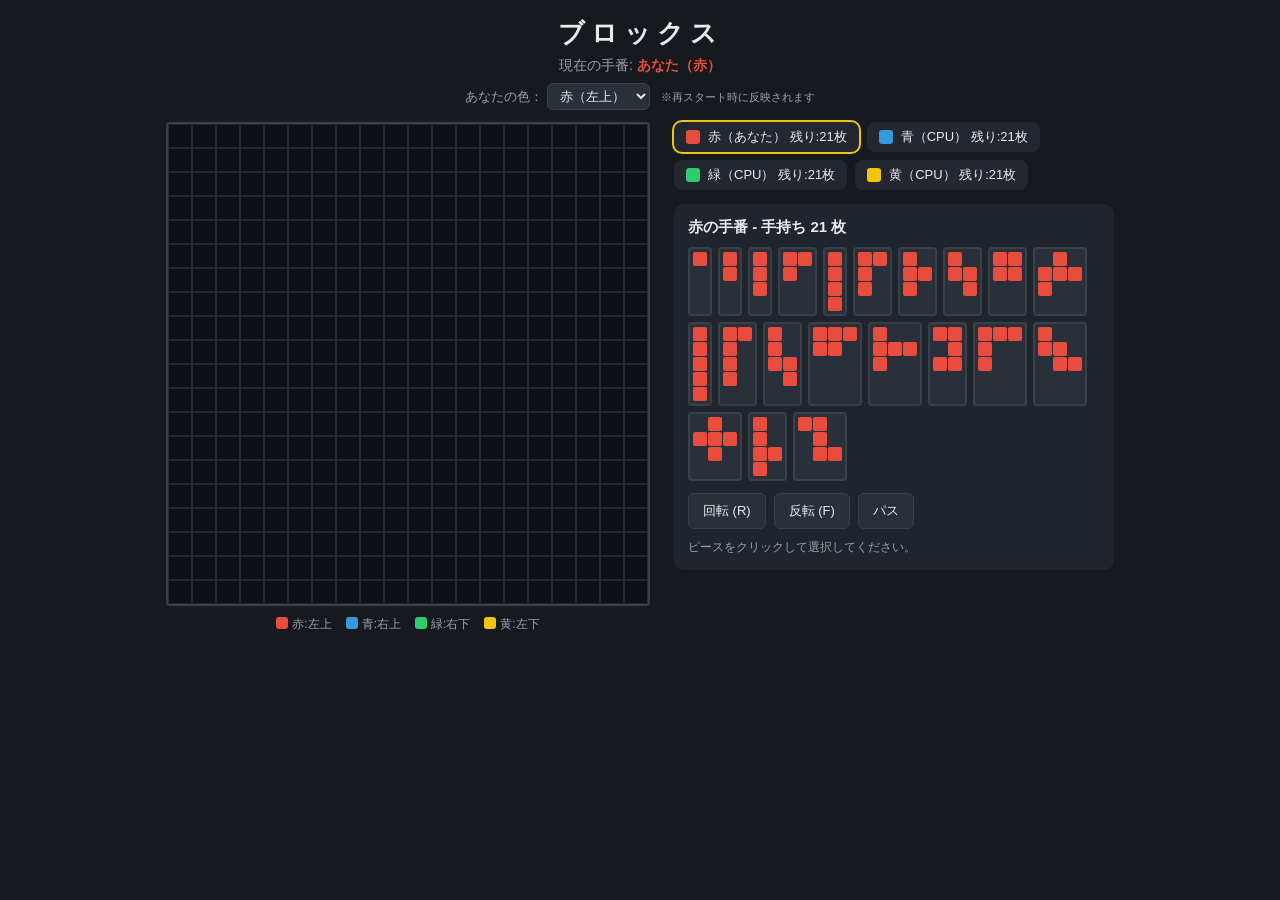
<file: index.html>
<!DOCTYPE html>
<html lang="ja">
<head>
<meta charset="UTF-8">
<meta name="viewport" content="width=device-width, initial-scale=1.0">
<title>ブロックス</title>
<link rel="stylesheet" href="style.css">
</head>
<body>
<header>
  <h1>ブロックス</h1>
  <div id="turnInfo"></div>
  <div id="settings">
    <label>あなたの色：
      <select id="humanColor">
        <option value="0" selected>赤（左上）</option>
        <option value="1">青（右上）</option>
        <option value="2">緑（右下）</option>
        <option value="3">黄（左下）</option>
      </select>
    </label>
    <span>※再スタート時に反映されます</span>
  </div>
</header>
<main>
  <div id="boardWrap">
    <div id="board"></div>
    <div id="legend">
      <span><i style="background:#e74c3c"></i>赤:左上</span>
      <span><i style="background:#3498db"></i>青:右上</span>
      <span><i style="background:#2ecc71"></i>緑:右下</span>
      <span><i style="background:#f1c40f"></i>黄:左下</span>
    </div>
  </div>
  <aside id="side">
    <div id="status"></div>
    <section id="handPanel">
      <h2 id="handTitle"></h2>
      <div id="hand"></div>
      <div id="controls">
        <button id="btnRotate">回転 (R)</button>
        <button id="btnFlip">反転 (F)</button>
        <button id="btnPass">パス</button>
      </div>
      <p id="hint"></p>
    </section>
  </aside>
</main>
<div id="overlay" class="hidden">
  <div id="result"></div>
  <button id="btnRestart">もう一度プレイ</button>
</div>
<script src="game.js"></script>
<script src="app.js"></script>
</body>
</html>
</file>
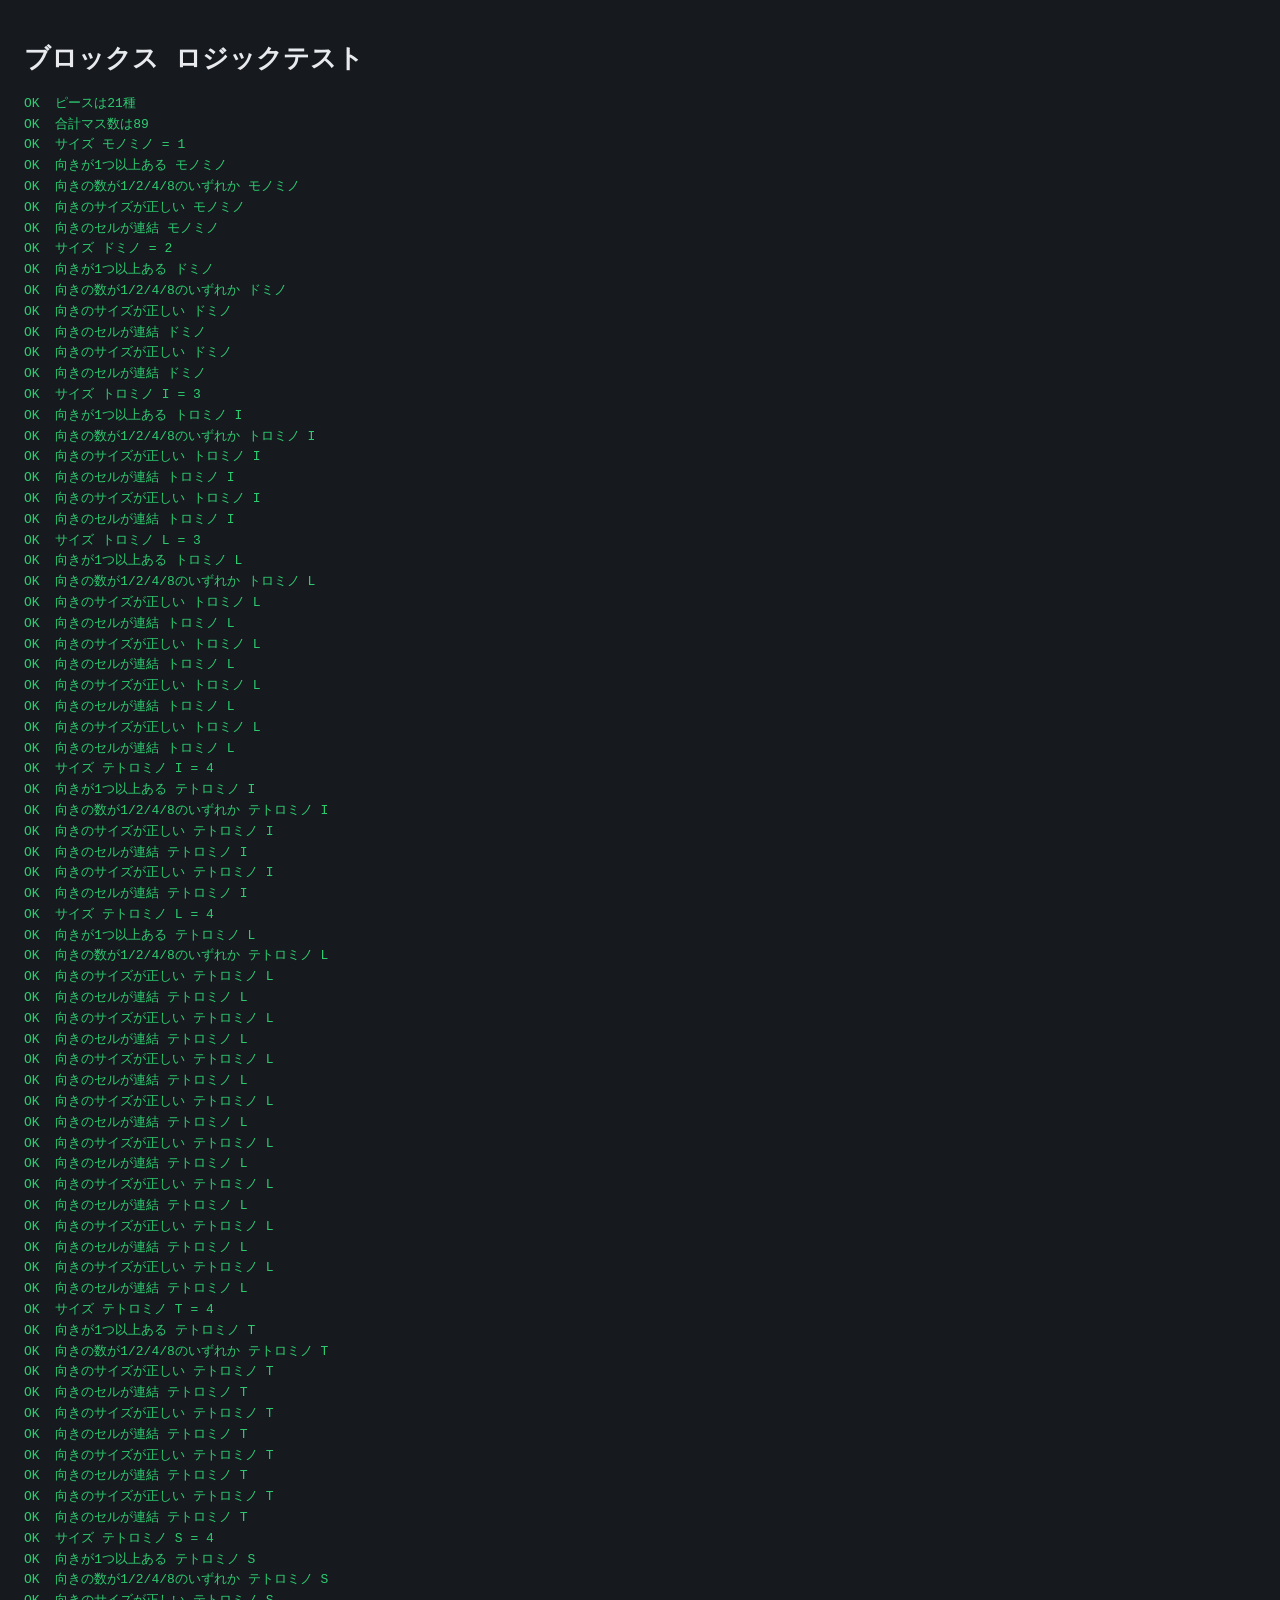
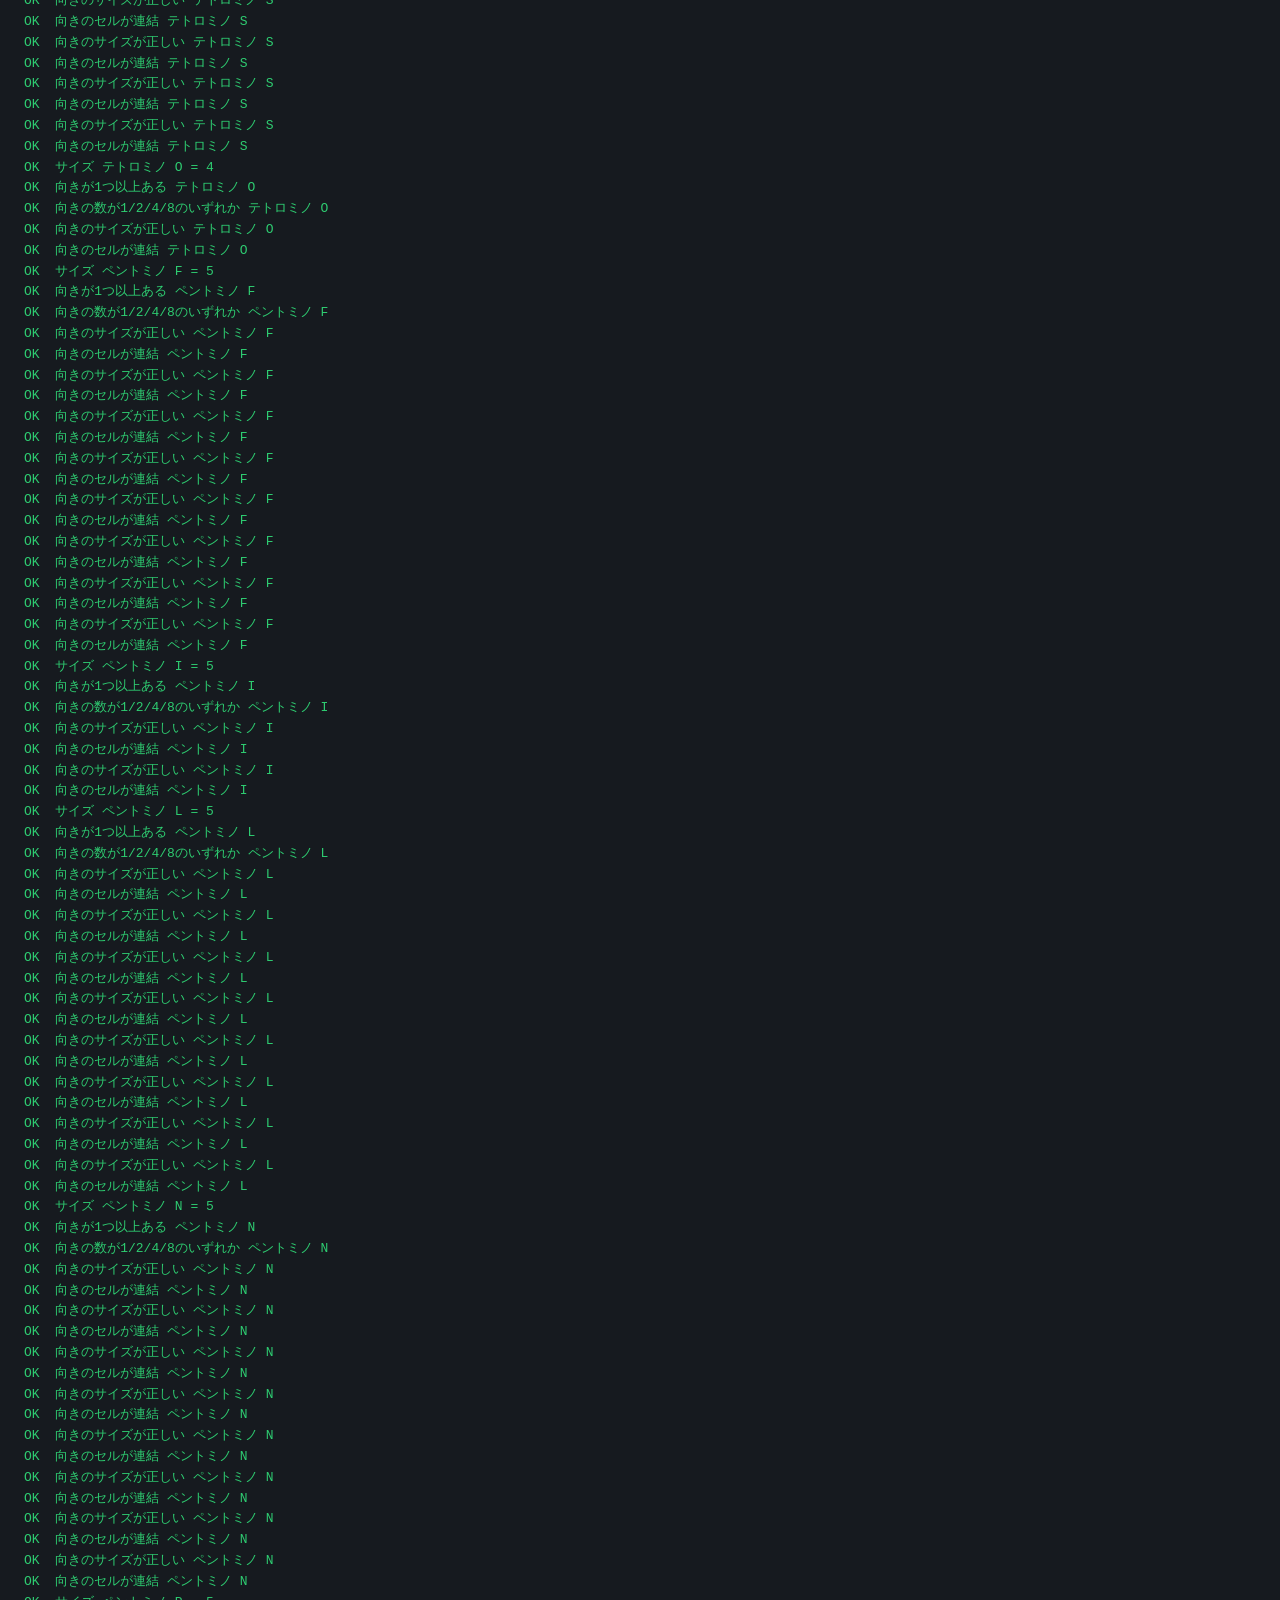
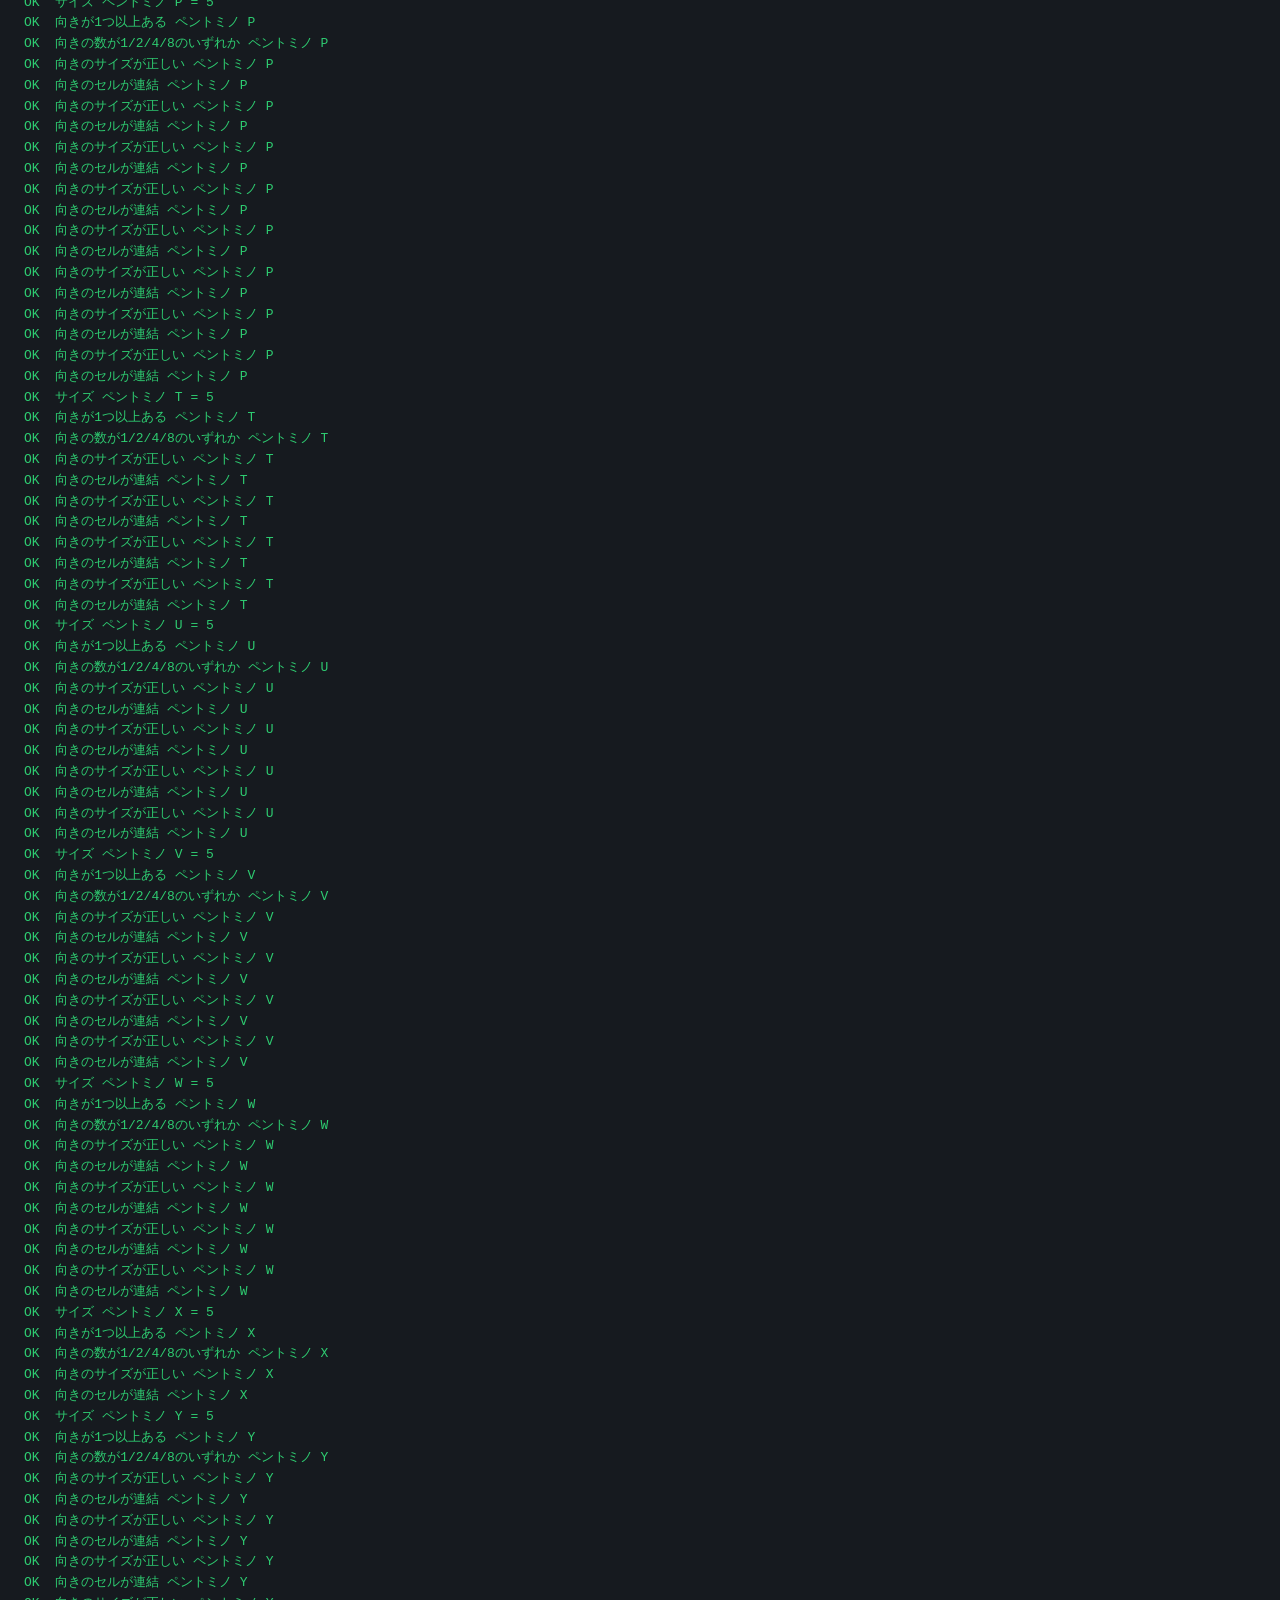
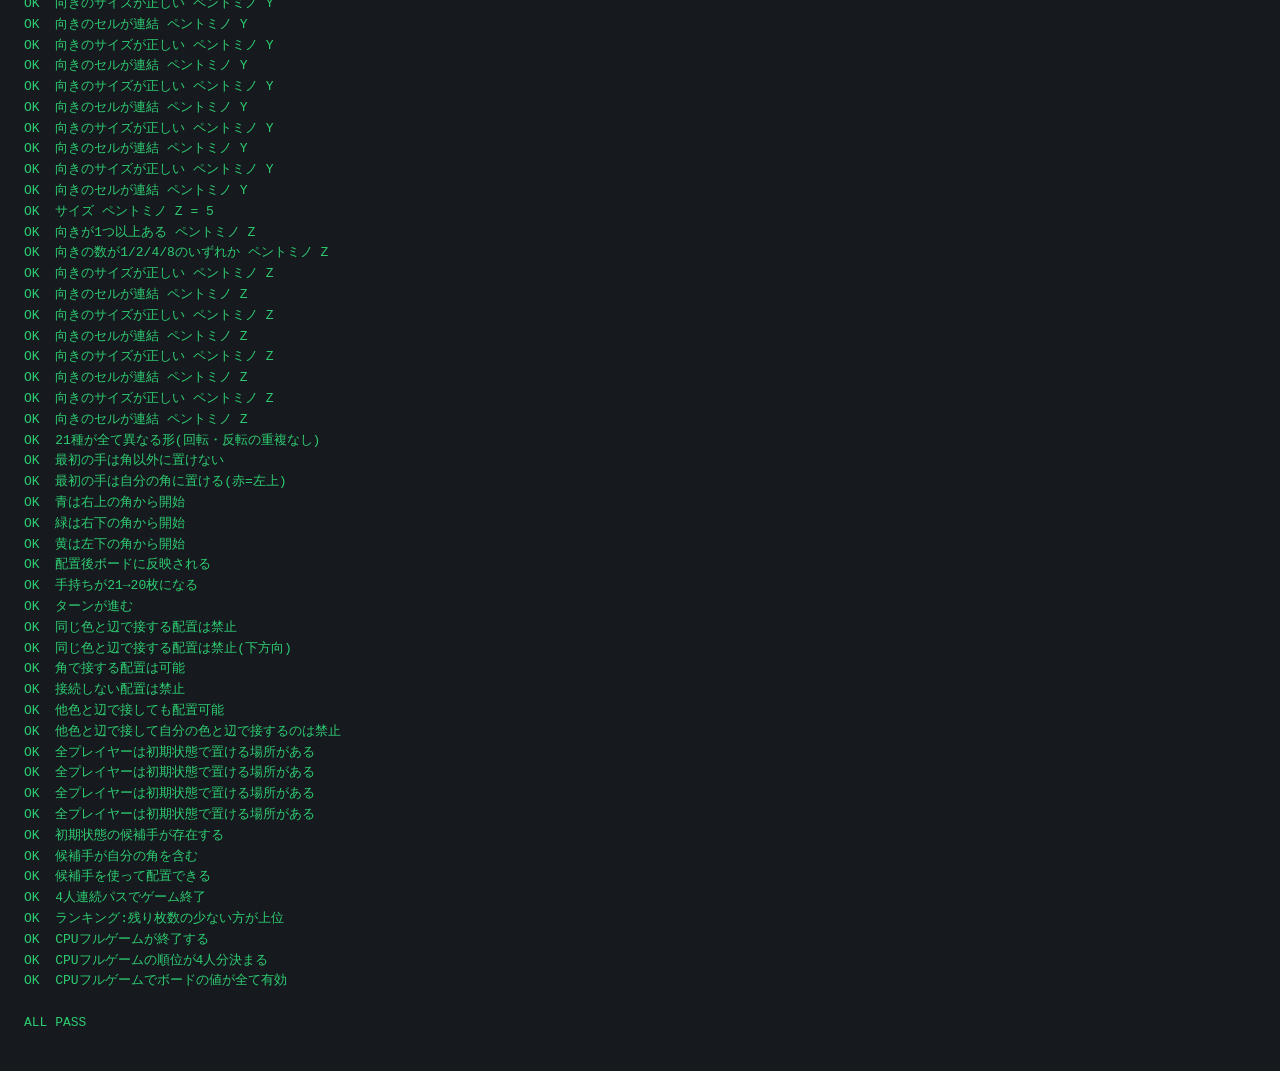
<file: test.html>
<!DOCTYPE html>
<html lang="ja">
<head>
<meta charset="UTF-8">
<title>ブロックス ロジックテスト</title>
<style>
body { font-family: monospace; padding: 16px; background: #161a1f; color: #e8eaed; }
.ok { color: #2ecc71; }
.ng { color: #e74c3c; }
pre { line-height: 1.6; }
</style>
</head>
<body>
<h1>ブロックス ロジックテスト</h1>
<pre id="out"></pre>
<script src="game.js"></script>
<script>
(function () {
  'use strict';
  const B = Blokus;
  const out = document.getElementById('out');
  let failures = 0;
  const lines = [];
  function check(name, cond) {
    if (cond) lines.push('OK  ' + name);
    else { lines.push('NG  ' + name); failures++; }
  }
  function render() {
    out.textContent = lines.join('\n') + '\n' + (failures === 0 ? '\nALL PASS' : '\n' + failures + ' FAIL');
    out.className = failures === 0 ? 'ok' : 'ng';
  }

  const expectedSizes = [1, 2, 3, 3, 4, 4, 4, 4, 4, 5, 5, 5, 5, 5, 5, 5, 5, 5, 5, 5, 5];

  check('ピースは21種', B.PIECES.length === 21);
  check('合計マス数は89', B.PIECES.reduce((s, p) => s + p.size, 0) === 89);

  for (let i = 0; i < B.PIECES.length; i++) {
    const p = B.PIECES[i];
    check('サイズ ' + p.name + ' = ' + expectedSizes[i], p.size === expectedSizes[i]);
    check('向きが1つ以上ある ' + p.name, p.orientations.length >= 1);
    check('向きの数が1/2/4/8のいずれか ' + p.name,
      [1, 2, 4, 8].includes(p.orientations.length));

    for (const cells of p.orientations) {
      check('向きのサイズが正しい ' + p.name, cells.length === p.size);
      check('向きのセルが連結 ' + p.name, (function () {
        const seen = new Set();
        const queue = [cells[0]];
        seen.add(cells[0].join(','));
        while (queue.length) {
          const [r, c] = queue.pop();
          for (const [dr, dc] of [[1, 0], [-1, 0], [0, 1], [0, -1]]) {
            const key = (r + dr) + ',' + (c + dc);
            if (!seen.has(key) && cells.some((x) => x[0] === r + dr && x[1] === c + dc)) {
              seen.add(key);
              queue.push([r + dr, c + dc]);
            }
          }
        }
        return seen.size === p.size;
      })());
    }
  }

  const allKeys = new Set();
  let duplicateShape = false;
  for (const p of B.PIECES) {
    for (const cells of p.orientations) {
      const k = cells.map((x) => x.join(',')).join(';');
      if (allKeys.has(k)) duplicateShape = true;
      allKeys.add(k);
    }
  }
  check('21種が全て異なる形(回転・反転の重複なし)', duplicateShape === false);

  const g = B.createGame();
  const mono = B.PIECES[0].orientations[0];

  check('最初の手は角以外に置けない', B.isPlacementValid(g, 0, mono, 3, 3) === false);
  check('最初の手は自分の角に置ける(赤=左上)', B.isPlacementValid(g, 0, mono, 0, 0) === true);
  check('青は右上の角から開始', B.isPlacementValid(g, 1, mono, 0, 19) === true);
  check('緑は右下の角から開始', B.isPlacementValid(g, 2, mono, 19, 19) === true);
  check('黄は左下の角から開始', B.isPlacementValid(g, 3, mono, 19, 0) === true);

  B.placePiece(g, 0, 0, mono, 0, 0);
  check('配置後ボードに反映される', g.board[0][0] === 0);
  check('手持ちが21→20枚になる', g.players[0].remaining.length === 20);
  check('ターンが進む', g.currentPlayer === 1);

  const domino = B.PIECES[1];
  const horDomino = domino.orientations.find((cells) =>
    cells.length === 2 && cells[0][0] === cells[1][0] && cells[0][1] === 0 && cells[1][1] === 1);

  check('同じ色と辺で接する配置は禁止', B.isPlacementValid(g, 0, horDomino, 0, 1) === false);
  check('同じ色と辺で接する配置は禁止(下方向)', B.isPlacementValid(g, 0, horDomino, 1, -1) === false);
  check('角で接する配置は可能', B.isPlacementValid(g, 0, mono, 1, 1) === true);
  check('接続しない配置は禁止', B.isPlacementValid(g, 0, mono, 5, 5) === false);

  const g2 = B.createGame();
  g2.players[0].hasPlaced = true;
  g2.board[4][4] = 0;
  g2.board[6][6] = 0;
  g2.board[4][5] = 1;
  g2.board[5][4] = 1;
  check('他色と辺で接しても配置可能', B.isPlacementValid(g2, 0, mono, 5, 5) === true);
  check('他色と辺で接して自分の色と辺で接するのは禁止', B.isPlacementValid(g2, 0, mono, 4, 4) === false);

  const g3 = B.createGame();
  for (let i = 0; i < B.PLAYER_COUNT; i++) {
    check('全プレイヤーは初期状態で置ける場所がある', B.hasAnyMove(g3, i) === true);
  }

  const moves0 = B.listMoves(g3, 0);
  check('初期状態の候補手が存在する', moves0.length > 0);
  check('候補手が自分の角を含む', moves0.some((m) =>
    m.cells.some(([dr, dc]) => m.r + dr === 0 && m.c + dc === 0)) === true);
  B.placePiece(g3, 0, moves0[0].pieceIndex, moves0[0].cells, moves0[0].r, moves0[0].c);
  check('候補手を使って配置できる', g3.board[0][0] === 0 || g3.players[0].remaining.length === 20);

  const g4 = B.createGame();
  for (let i = 0; i < 4; i++) B.pass(g4);
  check('4人連続パスでゲーム終了', g4.over === true);

  const g5 = B.createGame();
  g5.players[0].remaining = g5.players[0].remaining.filter((i) => i !== 0);
  g5.players[1].remaining = g5.players[1].remaining.filter((i) => i !== 0 && i !== 1);
  const rank = B.calcRanking(g5);
  check('ランキング:残り枚数の少ない方が上位', rank[0].index === 1 && rank[1].index === 0);

  (function () {
    const g = B.createGame();
    let guard = 0;
    while (!g.over && guard < 500) {
      guard++;
      const moves = B.listMoves(g, g.currentPlayer);
      if (moves.length === 0) {
        B.pass(g);
      } else {
        const m = moves[Math.floor(Math.random() * moves.length)];
        B.placePiece(g, g.currentPlayer, m.pieceIndex, m.cells, m.r, m.c);
      }
    }
    check('CPUフルゲームが終了する', g.over === true);
    check('CPUフルゲームの順位が4人分決まる', g.winnerRanking !== null && g.winnerRanking.length === 4);
    let valid = true;
    for (let r = 0; r < B.BOARD_SIZE; r++) {
      for (let c = 0; c < B.BOARD_SIZE; c++) {
        const v = g.board[r][c];
        if (v !== null && (v < 0 || v > 3)) valid = false;
      }
    }
    check('CPUフルゲームでボードの値が全て有効', valid === true);
  })();

  render();
})();
</script>
</body>
</html>
</file>
<file: style.css>
* { box-sizing: border-box; }

body {
  margin: 0;
  padding: 16px;
  font-family: "Hiragino Kaku Gothic ProN", "Meiryo", "Yu Gothic", sans-serif;
  background: #161a1f;
  color: #e8eaed;
}

header {
  text-align: center;
  margin-bottom: 12px;
}

h1 {
  margin: 0 0 6px;
  font-size: 26px;
  letter-spacing: 6px;
}

#turnInfo {
  color: #9aa0a6;
  font-size: 14px;
}

#settings {
  margin-top: 8px;
  font-size: 13px;
  color: #9aa0a6;
}

#settings select {
  background: #2a303a;
  color: #e8eaed;
  border: 1px solid #3a4048;
  border-radius: 6px;
  padding: 4px 8px;
}

#settings span {
  margin-left: 8px;
  font-size: 11px;
}

main {
  display: flex;
  gap: 24px;
  justify-content: center;
  align-items: flex-start;
  flex-wrap: wrap;
}

#board {
  display: grid;
  grid-template-columns: repeat(20, 24px);
  grid-template-rows: repeat(20, 24px);
  background: #0d1117;
  border: 2px solid #3a4048;
  border-radius: 4px;
  overflow: hidden;
}

.cell {
  width: 24px;
  height: 24px;
  border: 1px solid #242a33;
}

.cell.ghost-ok {
  background: rgba(46, 204, 113, 0.5);
}

.cell.ghost-bad {
  background: rgba(231, 76, 60, 0.45);
}

#legend {
  display: flex;
  gap: 14px;
  justify-content: center;
  margin-top: 10px;
  font-size: 12px;
  color: #9aa0a6;
  flex-wrap: wrap;
}

#legend i {
  display: inline-block;
  width: 12px;
  height: 12px;
  border-radius: 3px;
  margin-right: 4px;
  vertical-align: -1px;
}

#side {
  width: 440px;
  max-width: 100%;
}

#status {
  display: flex;
  flex-wrap: wrap;
  gap: 8px;
  margin-bottom: 14px;
}

.playerStatus {
  padding: 6px 12px;
  border-radius: 8px;
  background: #232830;
  font-size: 13px;
  display: inline-flex;
  align-items: center;
  gap: 8px;
}

.playerStatus.current {
  outline: 2px solid #f1c40f;
}

.chip {
  width: 14px;
  height: 14px;
  border-radius: 3px;
  display: inline-block;
}

#handPanel {
  background: #20252d;
  border-radius: 10px;
  padding: 14px;
}

#handTitle {
  margin: 0 0 10px;
  font-size: 15px;
}

#hand {
  display: flex;
  flex-wrap: wrap;
  gap: 6px;
  min-height: 60px;
}

.pieceBtn {
  display: grid;
  gap: 1px;
  padding: 3px;
  background: #2a303a;
  border: 2px solid #3a4048;
  border-radius: 4px;
  cursor: pointer;
}

.pieceBtn:hover {
  border-color: #8ab4f8;
}

.pieceBtn.selected {
  border-color: #f1c40f;
  box-shadow: 0 0 8px rgba(241, 196, 15, 0.5);
}

.pieceBtn:disabled {
  opacity: 0.55;
  cursor: default;
}

.pieceBtn:disabled:hover {
  border-color: #3a4048;
}

.pcell {
  width: 14px;
  height: 14px;
  border-radius: 2px;
}

#controls {
  display: flex;
  gap: 8px;
  margin-top: 12px;
  flex-wrap: wrap;
}

button {
  background: #2a303a;
  color: #e8eaed;
  border: 1px solid #3a4048;
  border-radius: 6px;
  padding: 8px 14px;
  cursor: pointer;
  font-size: 13px;
}

button:hover {
  background: #343b46;
}

#hint {
  color: #9aa0a6;
  font-size: 12px;
  margin: 10px 0 0;
}

#overlay {
  position: fixed;
  inset: 0;
  background: rgba(0, 0, 0, 0.72);
  display: flex;
  flex-direction: column;
  align-items: center;
  justify-content: center;
  z-index: 50;
}

#overlay.hidden {
  display: none;
}

#result {
  background: #20252d;
  border-radius: 12px;
  padding: 24px 40px;
  margin-bottom: 16px;
}

#result h2 {
  margin-top: 0;
  text-align: center;
}

#result ol {
  line-height: 2.1;
  font-size: 17px;
  padding-left: 24px;
}
</file>
